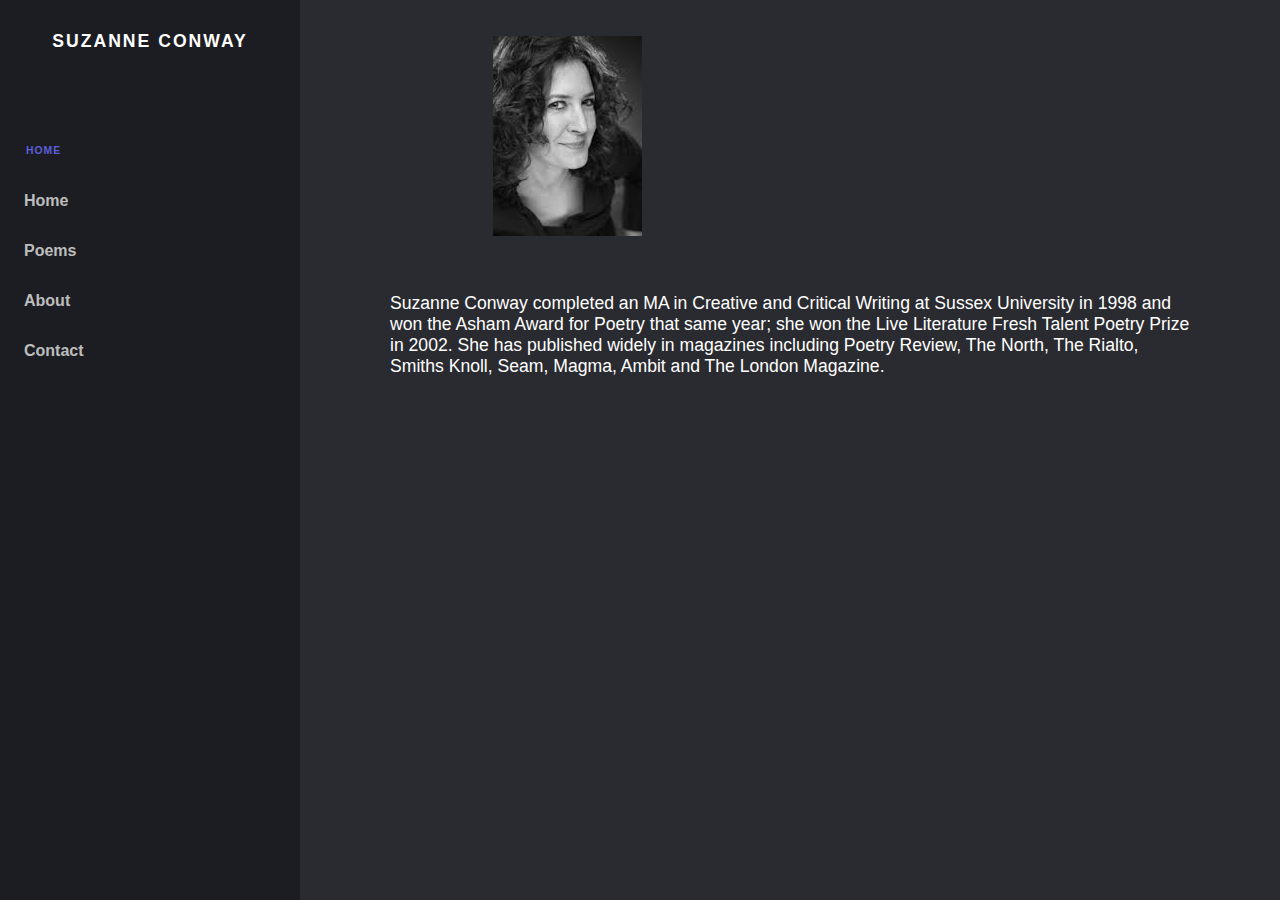
<file: index.html>
<!DOCTYPE html>
<html lang="en" class="no-js">

<head>
	<meta charset="UTF-8" />
	<meta http-equiv="X-UA-Compatible" content="IE=edge,chrome=1">
	<meta name="viewport" content="width=device-width, initial-scale=1.0">
	<title>Suzanne Conway</title>
	<meta name="description" content="Site by Martin Rowe for Suzanne Conway" />
	<meta name="keywords" content="blueprint, template, html, css, menu, responsive, mobile-friendly" />
	<meta name="Martin Rowe" content="December 2015" />
	<link rel="shortcut icon" href="favicon.ico">
	<!-- food icons -->
	<link rel="stylesheet" type="text/css" href="css/organicfoodicons.css" />
	<!-- demo styles -->
	<link rel="stylesheet" type="text/css" href="css/demo.css" />
	<!-- menu styles -->
	<link rel="stylesheet" type="text/css" href="css/component.css" />
	<script src="js/modernizr-custom.js"></script>
</head>

<body>
	<!-- Main container -->
	<div class="container">
		<!-- Blueprint header -->
		<header class="bp-header cf">
			<div class="dummy-logo">
			<!--	<div class="dummy-icon foodicon foodicon--coconut"></div> -->
				<h2 class="dummy-heading">Suzanne Conway</h2>
			<!--	<h2 class="dummy-heading"><img src="suzanne.jpg" alt="suzanne conway" /></h2> -->
			</div>
			<!--
			<div class="bp-header__main">
				<h1 class="bp-header__title">Suzanne Conway</h1>
				<nav class="bp-nav">
				</nav>
			</div> -->
		</header>
		<button class="action action--open" aria-label="Open Menu"><span class="icon icon--menu"></span></button>
		<nav id="ml-menu" class="menu">
			<button class="action action--close" aria-label="Close Menu"><span class="icon icon--cross"></span></button>
			<div class="menu__wrap">
				<ul data-menu="main" class="menu__level">
					<li class="menu__item"><a class="menu__link" href="index.html">Home</a></li>
					<li class="menu__item"><a class="menu__link" data-submenu="submenu-2" href="#">Poems</a></li>
					<li class="menu__item"><a class="menu__link" data-submenu="submenu-3" href="about.html">About</a></li>
					<li class="menu__item"><a class="menu__link" data-submenu="submenu-3" href="#">Contact</a></li>
				</ul>
				<!-- Submenu 2 -->
				<ul data-menu="submenu-2" class="menu__level">
					<li class="menu__item"><a class="menu__link" href="sherbet.html">Sherbet</a></li>
					<li class="menu__item"><a class="menu__link" href="grandfather.html">Grandfather</a></li>
					<li class="menu__item"><a class="menu__link" href="howThingsAre.html">How Things Are</a></li>
					<li class="menu__item"><a class="menu__link" href="mrCarter.html">Mr Carter</a></li>
					<li class="menu__item"><a class="menu__link" href="shesLeavingHome.html">She's Leaving Home</a></li>
				</ul>
			</div>
		</nav>
		<div class="content">
			<p class="info"></p>
			<!-- Ajax loaded content here -->
<figure>
						<img src="suzanne.jpg" alt="suzanne conway" />
					</figure>

			<p class = "info_extend_about">Suzanne Conway completed an MA in Creative and Critical Writing at Sussex University in 1998 and won the Asham Award for Poetry that same year; she won the Live Literature Fresh Talent Poetry Prize in 2002. She has published widely in magazines including Poetry Review, The North, The Rialto, Smiths Knoll, Seam, Magma, Ambit and The London Magazine. 
				</p>


		</div>
	</div>
	<!-- /view -->
	<script src="js/classie.js"></script>
	                         <!--<script src="js/dummydata.js"></script>-->
	<script src="js/main.js"></script>
	<script>
	(function() {
		var menuEl = document.getElementById('ml-menu'),
			mlmenu = new MLMenu(menuEl, {
				breadcrumbsCtrl : true, // show breadcrumbs
				initialBreadcrumb : 'Home', // initial breadcrumb text
				backCtrl : true, // show back button
				// itemsDelayInterval : 60, // delay between each menu item sliding animation
				//onItemClick: loadDummyData // callback: item that doesn´t have a submenu gets clicked - onItemClick([event], [inner HTML of the clicked item])
			});

		// mobile menu toggle
		var openMenuCtrl = document.querySelector('.action--open'),
			closeMenuCtrl = document.querySelector('.action--close');

		openMenuCtrl.addEventListener('click', openMenu);
		closeMenuCtrl.addEventListener('click', closeMenu);

		function openMenu() {
			classie.add(menuEl, 'menu--open');
		}

		function closeMenu() {
			classie.remove(menuEl, 'menu--open');
		}

		// simulate grid content loading
		var gridWrapper = document.querySelector('.content');

		function loadDummyData(ev, itemName) {
			ev.preventDefault();

			closeMenu();
			gridWrapper.innerHTML = '';
			classie.add(gridWrapper, 'content--loading');
			setTimeout(function() {
				classie.remove(gridWrapper, 'content--loading');
				gridWrapper.innerHTML = '<ul class="products">' + dummyData[itemName] + '<ul>';
			}, 700);
		}
	})();
	</script>
</body>

</html>
</file>
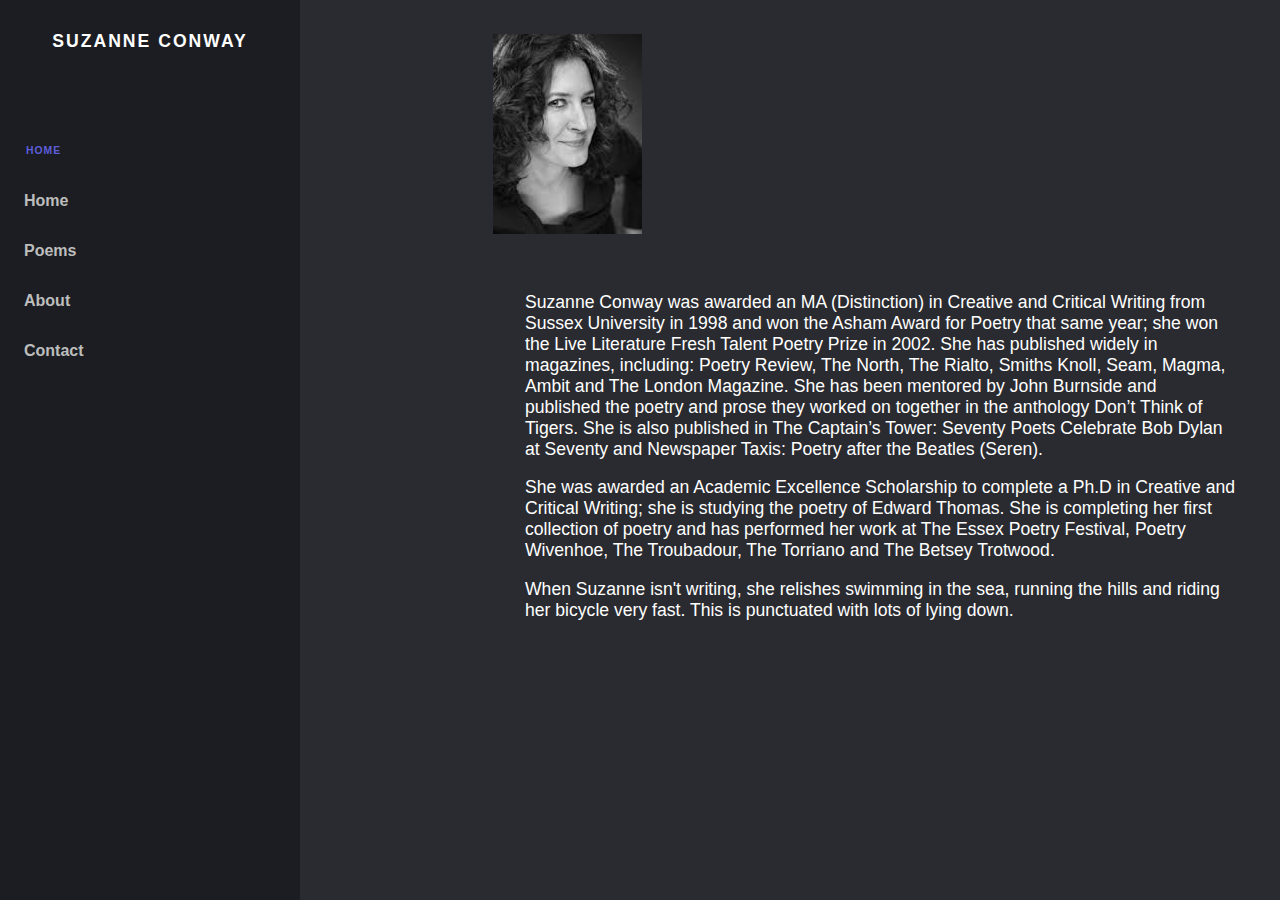
<file: about.html>
<!DOCTYPE html>
<html lang="en" class="no-js">

<head>
	<meta charset="UTF-8" />
	<meta http-equiv="X-UA-Compatible" content="IE=edge,chrome=1">
	<meta name="viewport" content="width=device-width, initial-scale=1.0">
	<title>Suzanne Conway - About</title>
	<meta name="description" content="Blueprint: A basic template for a responsive multi-level menu" />
	<meta name="keywords" content="blueprint, template, html, css, menu, responsive, mobile-friendly" />
	<meta name="author" content="martin rowe" />
	<link rel="shortcut icon" href="favicon.ico">
	<!-- food icons -->
	<link rel="stylesheet" type="text/css" href="css/organicfoodicons.css" />
	<!-- demo styles -->
	<link rel="stylesheet" type="text/css" href="css/demo.css" />
	<!-- menu styles -->
	<link rel="stylesheet" type="text/css" href="css/component.css" />
	<script src="js/modernizr-custom.js"></script>
</head>

<body>
	<!-- Main container -->
	<div class="container">
		<!-- Blueprint header -->
		<header class="bp-header cf">
			<div class="dummy-logo">
			<h2 class="dummy-heading">Suzanne Conway</p>
			</div>
		<!--	<div class="bp-header__main">
				<h1 class="bp-header__title">Suzanne Conway</h1>
			</div> -->
		</header>
		<button class="action action--open" aria-label="Open Menu"><span class="icon icon--menu"></span></button>
		<nav id="ml-menu" class="menu">
			<button class="action action--close" aria-label="Close Menu"><span class="icon icon--cross"></span></button>
			<div class="menu__wrap">
				<ul data-menu="main" class="menu__level">
					<li class="menu__item"><a class="menu__link" href="index.html">Home</a></li>
					<li class="menu__item"><a class="menu__link" data-submenu="submenu-2" href="#">Poems</a></li>
					<li class="menu__item"><a class="menu__link" data-submenu="submenu-3" href="about.html">About</a></li>
					<li class="menu__item"><a class="menu__link" data-submenu="submenu-3" href="#">Contact</a></li>
				</ul>
				<!-- Submenu 2 -->
				<ul data-menu="submenu-2" class="menu__level">
					<li class="menu__item"><a class="menu__link" href="sherbet.html">Sherbet</a></li>
					<li class="menu__item"><a class="menu__link" href="grandfather.html">Grandfather</a></li>
					<li class="menu__item"><a class="menu__link" href="howThingsAre.html">How Things Are</a></li>
					<li class="menu__item"><a class="menu__link" href="mrCarter.html">Mr Carter</a></li>
					<li class="menu__item"><a class="menu__link" href="shesLeavingHome.html">She's Leaving Home</a></li>
				</ul>
			</div>
		</nav>
		<div class="content">
			<!-- Ajax loaded content here -->
			<!--
<p class = "info_extend"></p>
<p class = "info_centre">Suzanne Conway</p>
<p class = "info_extend"></p> -->
<figure>
						<img src="suzanne.jpg" alt="suzanne conway" />
					</figure>


<p class = "info">Suzanne Conway was awarded an MA (Distinction) in Creative and Critical Writing from Sussex University in 1998 and won the Asham Award for Poetry that same year; she won the Live Literature Fresh Talent Poetry Prize in 2002. She has published widely in magazines, including: Poetry Review, The North, The Rialto, Smiths Knoll, Seam, Magma, Ambit and The London Magazine. She has been mentored by John Burnside and published the poetry and prose they worked on together in the anthology Don’t Think of Tigers. She is also published in The Captain’s Tower: Seventy Poets Celebrate Bob Dylan at Seventy and Newspaper Taxis: Poetry after the Beatles (Seren).</p> 
<!-- <p class = "info_extend_about"> -->    
<p class = "info"> 
She was awarded an Academic Excellence Scholarship to complete a Ph.D in Creative and Critical Writing; she is studying the poetry of Edward Thomas. She is completing her first collection of poetry and has performed her work at The Essex Poetry Festival, Poetry Wivenhoe, The Troubadour, The Torriano and The Betsey Trotwood. 
</p>
<p class = "info">
When Suzanne isn't writing, she relishes swimming in the sea, running the hills and riding her bicycle very fast. This is punctuated with lots of lying down.
</p>

</div>
	</div>
	<!-- /view -->
	<script src="js/classie.js"></script>
	                         <!--<script src="js/dummydata.js"></script>-->
	<script src="js/main.js"></script>
	<script>
	(function() {
		var menuEl = document.getElementById('ml-menu'),
			mlmenu = new MLMenu(menuEl, {
				breadcrumbsCtrl : true, // show breadcrumbs
				initialBreadcrumb : 'Home', // initial breadcrumb text
				backCtrl : true, // show back button
				// itemsDelayInterval : 60, // delay between each menu item sliding animation
				//onItemClick: loadDummyData // callback: item that doesn´t have a submenu gets clicked - onItemClick([event], [inner HTML of the clicked item])
			});

		// mobile menu toggle
		var openMenuCtrl = document.querySelector('.action--open'),
			closeMenuCtrl = document.querySelector('.action--close');

		openMenuCtrl.addEventListener('click', openMenu);
		closeMenuCtrl.addEventListener('click', closeMenu);

		function openMenu() {
			classie.add(menuEl, 'menu--open');
		}

		function closeMenu() {
			classie.remove(menuEl, 'menu--open');
		}

		// simulate grid content loading
		var gridWrapper = document.querySelector('.content');

		function loadDummyData(ev, itemName) {
			ev.preventDefault();

			closeMenu();
			gridWrapper.innerHTML = '';
			classie.add(gridWrapper, 'content--loading');
			setTimeout(function() {
				classie.remove(gridWrapper, 'content--loading');
				gridWrapper.innerHTML = '<ul class="products">' + dummyData[itemName] + '<ul>';
			}, 700);
		}
	})();
	</script>
</body>

</html>
</file>
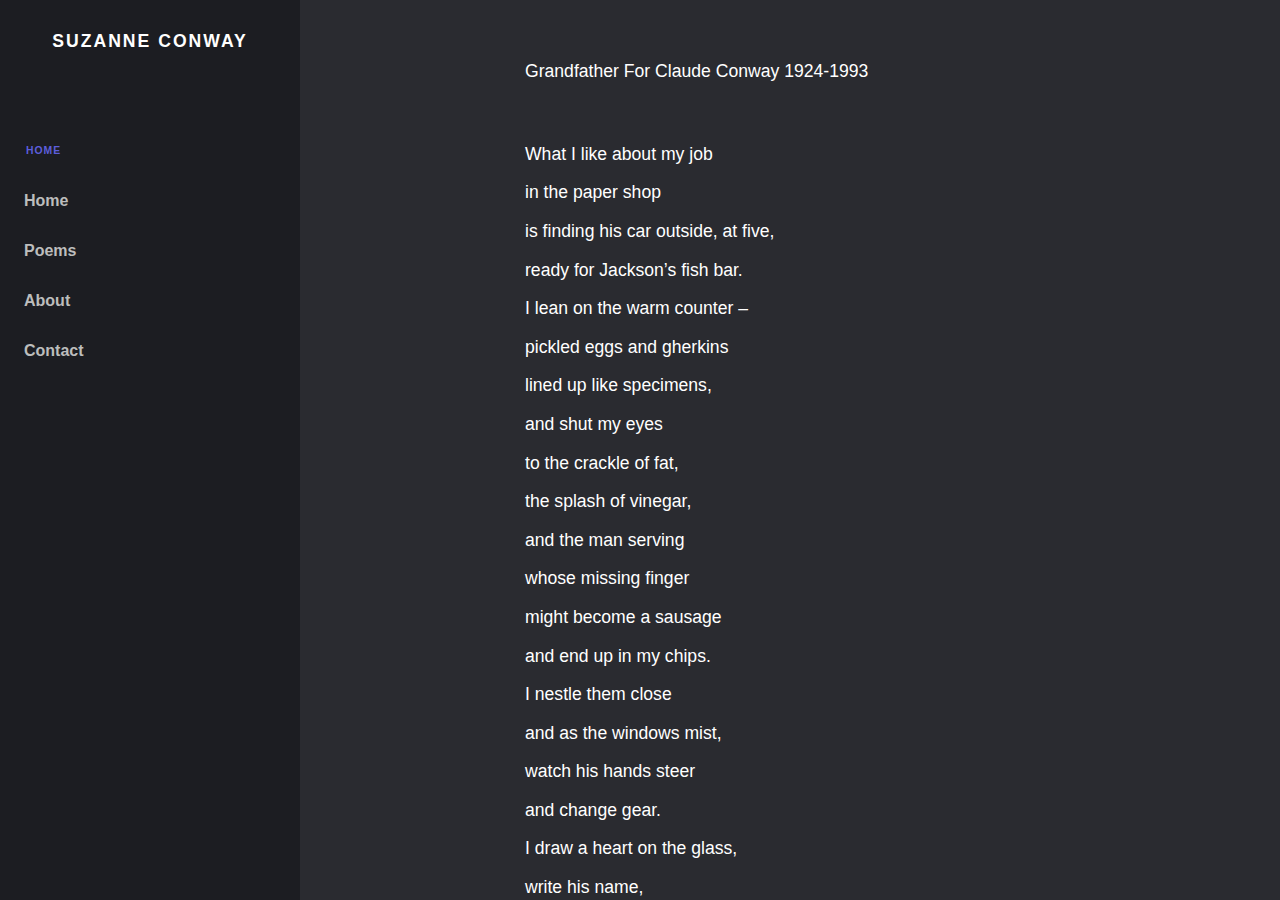
<file: grandfather.html>
<!DOCTYPE html>
<html lang="en" class="no-js">

<head>
	<meta charset="UTF-8" />
	<meta http-equiv="X-UA-Compatible" content="IE=edge,chrome=1">
	<meta name="viewport" content="width=device-width, initial-scale=1.0">
	<title>Suzanne Conway - Grandfather</title>
	<meta name="description" content="Blueprint: A basic template for a responsive multi-level menu" />
	<meta name="keywords" content="blueprint, template, html, css, menu, responsive, mobile-friendly" />
	<meta name="author" content="martin rowe" />
	<link rel="shortcut icon" href="favicon.ico">
	<!-- food icons -->
	<link rel="stylesheet" type="text/css" href="css/organicfoodicons.css" />
	<!-- demo styles -->
	<link rel="stylesheet" type="text/css" href="css/demo.css" />
	<!-- menu styles -->
	<link rel="stylesheet" type="text/css" href="css/component.css" />
	<script src="js/modernizr-custom.js"></script>
</head>

<body>
	<!-- Main container -->
	<div class="container">
		<!-- Blueprint header -->
		<header class="bp-header cf">
			<div class="dummy-logo">
			<!--	<div class="dummy-icon foodicon foodicon--coconut"></div> -->
			<h2 class="dummy-heading">Suzanne Conway</p>
			</div>
			
		</header>
		<button class="action action--open" aria-label="Open Menu"><span class="icon icon--menu"></span></button>
		<nav id="ml-menu" class="menu">
			<button class="action action--close" aria-label="Close Menu"><span class="icon icon--cross"></span></button>
			<div class="menu__wrap">
				<ul data-menu="main" class="menu__level">
					<li class="menu__item"><a class="menu__link" href="index.html">Home</a></li>
					<li class="menu__item"><a class="menu__link" data-submenu="submenu-2" href="#">Poems</a></li>
					<li class="menu__item"><a class="menu__link" data-submenu="submenu-3" href="about.html">About</a></li>
					<li class="menu__item"><a class="menu__link" data-submenu="submenu-3" href="#">Contact</a></li>
				</ul>
				<!-- Submenu 2 -->
				<ul data-menu="submenu-2" class="menu__level">
					<li class="menu__item"><a class="menu__link" href="sherbet.html">Sherbet</a></li>
					<li class="menu__item"><a class="menu__link" href="grandfather.html">Grandfather</a></li>
					<li class="menu__item"><a class="menu__link" href="howThingsAre.html">How Things Are</a></li>
					<li class="menu__item"><a class="menu__link" href="mrCarter.html">Mr Carter</a></li>
					<li class="menu__item"><a class="menu__link" href="shesLeavingHome.html">She's Leaving Home</a></li>
				</ul>
			</div>
		</nav>
		<div class="content">
			<!-- Ajax loaded content here -->

<p class = "info_extend"></p>			
<p class = "info">Grandfather For Claude Conway 1924-1993</p>
<p class = "info_extend"></p>
<p class = "info">What I like about my job</p>
<p class = "info">in the paper shop</p> 
<p class = "info">is finding his car outside, at five,</p>
<p class = "info">ready for Jackson’s fish bar.</p>
<p class = "info">I lean on the warm counter –</p>
<p class = "info">pickled eggs and gherkins</p> 
<p class = "info">lined up like specimens,</p>
<p class = "info">and shut my eyes</p>
<p class = "info">to the crackle of fat,</p>
<p class = "info">the splash of vinegar,</p>
<p class = "info">and the man serving</p>
<p class = "info">whose missing finger</p>
<p class = "info">might become a sausage</p>
<p class = "info">and end up in my chips.</p>
<p class = "info">I nestle them close</p>
<p class = "info">and as the windows mist,</p>
<p class = "info">watch his hands steer</p>
<p class = "info">and change gear.</p>
<p class = "info">I draw a heart on the glass,</p>
<p class = "info">write his name,</p>

<p class = "info_extend"></p>
<p class = "info__small__mine">Suzanne Conway</p>
<p class = "info__small__mine">Published in Ambit, April 2011, ISBN 0002-6972</p> 

</div>
	</div>
	
<!-- /view -->
	<script src="js/classie.js"></script>
	                         <!--<script src="js/dummydata.js"></script>-->
	<script src="js/main.js"></script>
	<script>
	(function() {
		var menuEl = document.getElementById('ml-menu'),
			mlmenu = new MLMenu(menuEl, {
				breadcrumbsCtrl : true, // show breadcrumbs
				initialBreadcrumb : 'Home', // initial breadcrumb text
				backCtrl : true, // show back button
				// itemsDelayInterval : 60, // delay between each menu item sliding animation
				//onItemClick: loadDummyData // callback: item that doesn´t have a submenu gets clicked - onItemClick([event], [inner HTML of the clicked item])
			});

		// mobile menu toggle
		var openMenuCtrl = document.querySelector('.action--open'),
			closeMenuCtrl = document.querySelector('.action--close');

		openMenuCtrl.addEventListener('click', openMenu);
		closeMenuCtrl.addEventListener('click', closeMenu);

		function openMenu() {
			classie.add(menuEl, 'menu--open');
		}

		function closeMenu() {
			classie.remove(menuEl, 'menu--open');
		}

		// simulate grid content loading
		var gridWrapper = document.querySelector('.content');

		function loadDummyData(ev, itemName) {
			ev.preventDefault();

			closeMenu();
			gridWrapper.innerHTML = '';
			classie.add(gridWrapper, 'content--loading');
			setTimeout(function() {
				classie.remove(gridWrapper, 'content--loading');
				gridWrapper.innerHTML = '<ul class="products">' + dummyData[itemName] + '<ul>';
			}, 700);
		}
	})();
	</script>
</body>

</html>
</file>
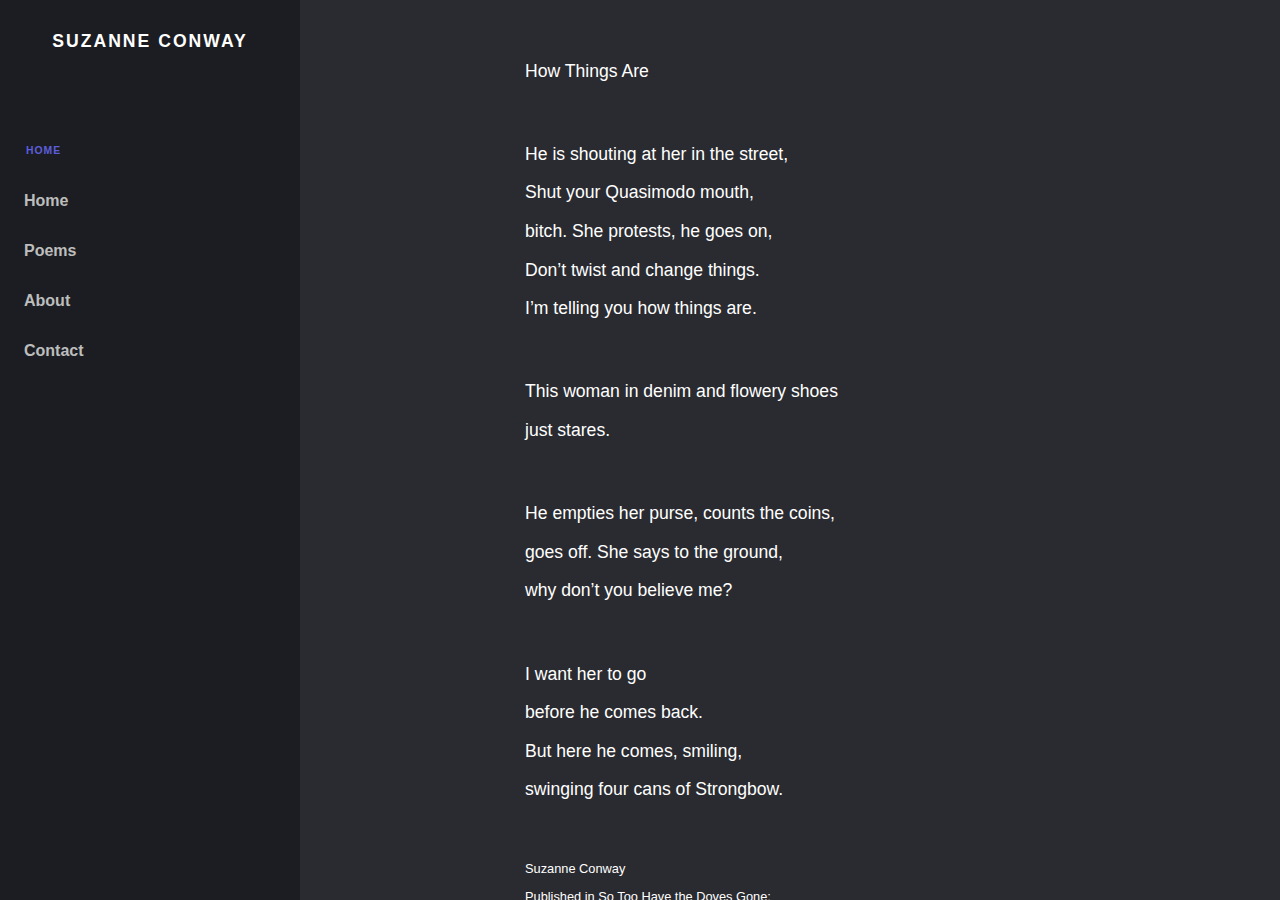
<file: howThingsAre.html>
<!DOCTYPE html>
<html lang="en" class="no-js">

<head>
	<meta charset="UTF-8" />
	<meta http-equiv="X-UA-Compatible" content="IE=edge,chrome=1">
	<meta name="viewport" content="width=device-width, initial-scale=1.0">
	<title>Suzanne Conway - How Things Are</title>
	<meta name="description" content="Blueprint: A basic template for a responsive multi-level menu" />
	<meta name="keywords" content="blueprint, template, html, css, menu, responsive, mobile-friendly" />
	<meta name="author" content="martin rowe" />
	<link rel="shortcut icon" href="favicon.ico">
	<!-- food icons -->
	<link rel="stylesheet" type="text/css" href="css/organicfoodicons.css" />
	<!-- demo styles -->
	<link rel="stylesheet" type="text/css" href="css/demo.css" />
	<!-- menu styles -->
	<link rel="stylesheet" type="text/css" href="css/component.css" />
	<script src="js/modernizr-custom.js"></script>
</head>

<body>
	<!-- Main container -->
	<div class="container">
		<!-- Blueprint header -->
		<header class="bp-header cf">
			<div class="dummy-logo">
			<!--	<div class="dummy-icon foodicon foodicon--coconut"></div> -->
		<h2 class="dummy-heading">Suzanne Conway</p>
			</div>
			
		</header>
		<button class="action action--open" aria-label="Open Menu"><span class="icon icon--menu"></span></button>
		<nav id="ml-menu" class="menu">
			<button class="action action--close" aria-label="Close Menu"><span class="icon icon--cross"></span></button>
			<div class="menu__wrap">
				<ul data-menu="main" class="menu__level">
					<li class="menu__item"><a class="menu__link" href="index.html">Home</a></li>
					<li class="menu__item"><a class="menu__link" data-submenu="submenu-2" href="#">Poems</a></li>
					<li class="menu__item"><a class="menu__link" data-submenu="submenu-3" href="about.html">About</a></li>
					<li class="menu__item"><a class="menu__link" data-submenu="submenu-3" href="#">Contact</a></li>
				</ul>
				<!-- Submenu 2 -->
				<ul data-menu="submenu-2" class="menu__level">
					<li class="menu__item"><a class="menu__link" href="sherbet.html">Sherbet</a></li>
					<li class="menu__item"><a class="menu__link" href="grandfather.html">Grandfather</a></li>
					<li class="menu__item"><a class="menu__link" href="howThingsAre.html">How Things Are</a></li>
					<li class="menu__item"><a class="menu__link" href="mrCarter.html">Mr Carter</a></li>
					<li class="menu__item"><a class="menu__link" href="shesLeavingHome.html">She's Leaving Home</a></li>
				</ul>
			</div>
		</nav>
		<div class="content">
			<!-- Ajax loaded content here -->

<p class = "info_extend"></p>
<p class = "info">How Things Are</p>
<p class = "info_extend"></p>
<p class = "info">He is shouting at her in the street,</p>
<p class = "info">Shut your Quasimodo mouth,</p>
<p class = "info">bitch. She protests, he goes on,</p>
<p class = "info">Don’t twist and change things.</p>
<p class = "info">I’m telling you how things are.</p>
<p class = "info_extend"></p>
<p class = "info">This woman in denim and flowery shoes</p>
<p class = "info">just stares.</p> 
<p class = "info_extend"></p>
<p class = "info">He empties her purse, counts the coins,</p>
<p class = "info">goes off. She says to the ground,</p>
<p class = "info">why don’t you believe me?</p>
<p class = "info_extend"></p>
<p class = "info">I want her to go</p>
<p class = "info">before he comes back.</p>
<p class = "info">But here he comes, smiling,</p>
<p class = "info">swinging four cans of Strongbow.</p>


<p class = "info_extend"></p>
<p class = "info__small__mine">Suzanne Conway</p>
<p class = "info__small__mine">Published in So Too Have the Doves Gone:</p> 
<p class = "info__small__mine">Reflections on the Theme of Conflict, Jardine Press,</p> 
<p class = "info__small__mine">March 2014, ISBN: 978-0-9565495-8-7</p>		

</div>
	</div>
	<!-- /view -->
	<script src="js/classie.js"></script>
	                         <!--<script src="js/dummydata.js"></script>-->
	<script src="js/main.js"></script>
	<script>
	(function() {
		var menuEl = document.getElementById('ml-menu'),
			mlmenu = new MLMenu(menuEl, {
				breadcrumbsCtrl : true, // show breadcrumbs
				initialBreadcrumb : 'Home', // initial breadcrumb text
				backCtrl : true, // show back button
				// itemsDelayInterval : 60, // delay between each menu item sliding animation
				//onItemClick: loadDummyData // callback: item that doesn´t have a submenu gets clicked - onItemClick([event], [inner HTML of the clicked item])
			});

		// mobile menu toggle
		var openMenuCtrl = document.querySelector('.action--open'),
			closeMenuCtrl = document.querySelector('.action--close');

		openMenuCtrl.addEventListener('click', openMenu);
		closeMenuCtrl.addEventListener('click', closeMenu);

		function openMenu() {
			classie.add(menuEl, 'menu--open');
		}

		function closeMenu() {
			classie.remove(menuEl, 'menu--open');
		}

		// simulate grid content loading
		var gridWrapper = document.querySelector('.content');

		function loadDummyData(ev, itemName) {
			ev.preventDefault();

			closeMenu();
			gridWrapper.innerHTML = '';
			classie.add(gridWrapper, 'content--loading');
			setTimeout(function() {
				classie.remove(gridWrapper, 'content--loading');
				gridWrapper.innerHTML = '<ul class="products">' + dummyData[itemName] + '<ul>';
			}, 700);
		}
	})();
	</script>
</body>

</html>
</file>
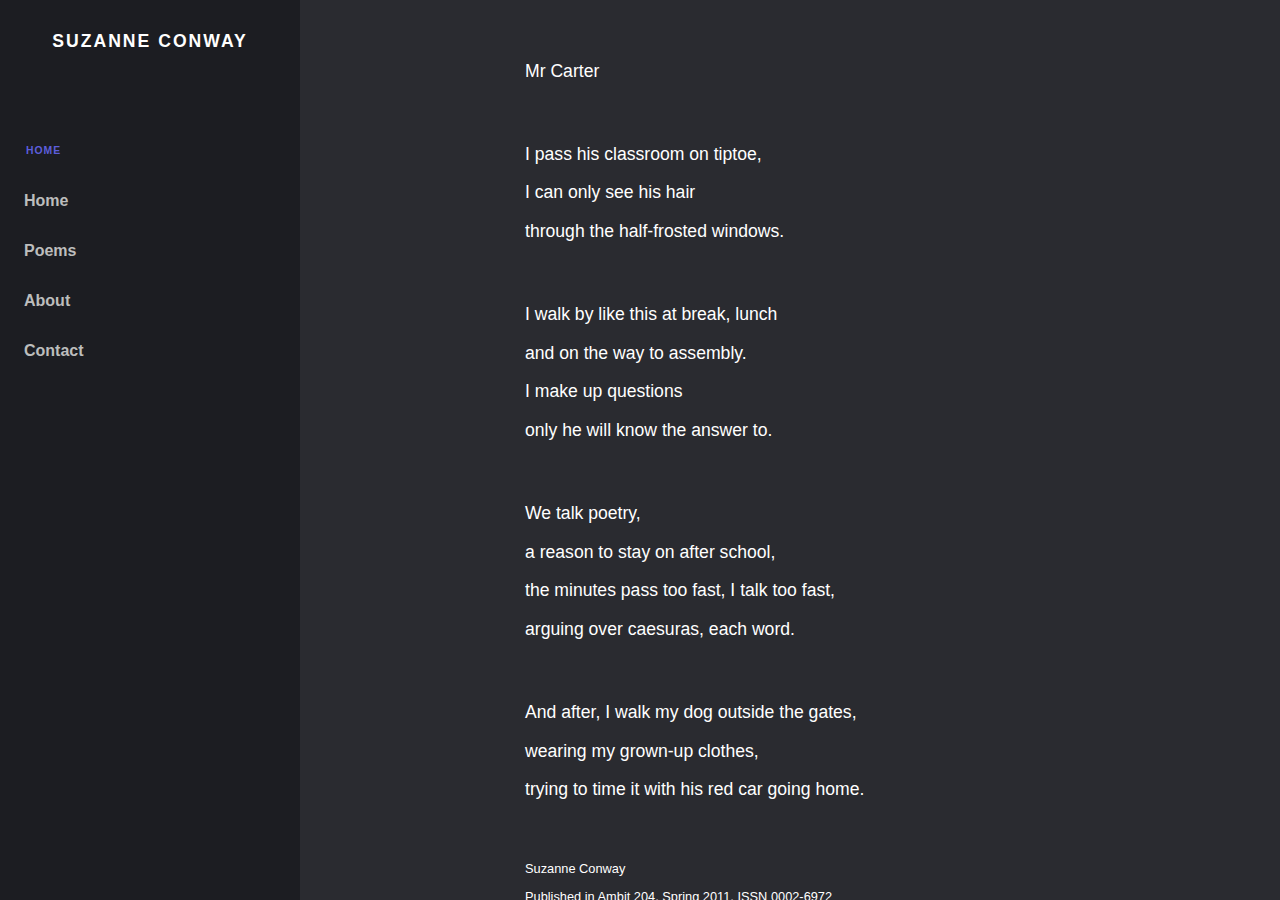
<file: mrCarter.html>
<!DOCTYPE html>
<html lang="en" class="no-js">

<head>
	<meta charset="UTF-8" />
	<meta http-equiv="X-UA-Compatible" content="IE=edge,chrome=1">
	<meta name="viewport" content="width=device-width, initial-scale=1.0">
	<title>Suzanne Conway - Mr Carter</title>
	<meta name="description" content="Blueprint: A basic template for a responsive multi-level menu" />
	<meta name="keywords" content="blueprint, template, html, css, menu, responsive, mobile-friendly" />
	<meta name="author" content="martin rowe" />
	<link rel="shortcut icon" href="favicon.ico">
	<!-- food icons -->
	<link rel="stylesheet" type="text/css" href="css/organicfoodicons.css" />
	<!-- demo styles -->
	<link rel="stylesheet" type="text/css" href="css/demo.css" />
	<!-- menu styles -->
	<link rel="stylesheet" type="text/css" href="css/component.css" />
	<script src="js/modernizr-custom.js"></script>
</head>

<body>
	<!-- Main container -->
	<div class="container">
		<!-- Blueprint header -->
		<header class="bp-header cf">
			<div class="dummy-logo">
	<!--	<div class="dummy-icon foodicon foodicon--coconut"></div> -->
			<h2 class="dummy-heading">Suzanne Conway</p>
			</div>

		</header>
		<button class="action action--open" aria-label="Open Menu"><span class="icon icon--menu"></span></button>
		<nav id="ml-menu" class="menu">
			<button class="action action--close" aria-label="Close Menu"><span class="icon icon--cross"></span></button>
			<div class="menu__wrap">
				<ul data-menu="main" class="menu__level">
					<li class="menu__item"><a class="menu__link" href="index.html">Home</a></li>
					<li class="menu__item"><a class="menu__link" data-submenu="submenu-2" href="#">Poems</a></li>
					<li class="menu__item"><a class="menu__link" data-submenu="submenu-3" href="about.html">About</a></li>
					<li class="menu__item"><a class="menu__link" data-submenu="submenu-3" href="#">Contact</a></li>
				</ul>
				<!-- Submenu 2 -->
				<ul data-menu="submenu-2" class="menu__level">
					<li class="menu__item"><a class="menu__link" href="sherbet.html">Sherbet</a></li>
					<li class="menu__item"><a class="menu__link" href="grandfather.html">Grandfather</a></li>
					<li class="menu__item"><a class="menu__link" href="howThingsAre.html">How Things Are</a></li>
					<li class="menu__item"><a class="menu__link" href="mrCarter.html">Mr Carter</a></li>
					<li class="menu__item"><a class="menu__link" href="shesLeavingHome.html">She's Leaving Home</a></li>
				</ul>
			</div>
		</nav>
		<div class="content">
			<!-- Ajax loaded content here -->
<p class = "info_extend"></p>
<p class = "info">Mr Carter</p>
<p class = "info_extend"></p>
<p class = "info">I pass his classroom on tiptoe,</p>
<p class = "info">I can only see his hair</p>
<p class = "info">through the half-frosted windows.</p>
<p class = "info_extend"></p>
<p class = "info">I walk by like this at break, lunch</p>
<p class = "info">and on the way to assembly.</p>
<p class = "info">I make up questions</p> 
<p class = "info">only he will know the answer to.</p>
<p class = "info_extend"></p>
<p class = "info">We talk poetry,</p>
<p class = "info">a reason to stay on after school,</p>
<p class = "info">the minutes pass too fast, I talk too fast,</p>
<p class = "info">arguing over caesuras, each word.</p>
<p class = "info_extend"></p>
<p class = "info">And after, I walk my dog outside the gates,</p>
<p class = "info">wearing my grown-up clothes,</p>
<p class = "info">trying to time it with his red car going home.</p>

<p class = "info_extend"></p>
<p class = "info__small__mine">Suzanne Conway</p>
<p class = "info__small__mine">Published in Ambit 204, Spring 2011, ISSN 0002-6972</p> 

</div>
	</div>
	<!-- /view -->
	<script src="js/classie.js"></script>
	                         <!--<script src="js/dummydata.js"></script>-->
	<script src="js/main.js"></script>
	<script>
	(function() {
		var menuEl = document.getElementById('ml-menu'),
			mlmenu = new MLMenu(menuEl, {
				breadcrumbsCtrl : true, // show breadcrumbs
				initialBreadcrumb : 'Home', // initial breadcrumb text
				backCtrl : true, // show back button
				// itemsDelayInterval : 60, // delay between each menu item sliding animation
				//onItemClick: loadDummyData // callback: item that doesn´t have a submenu gets clicked - onItemClick([event], [inner HTML of the clicked item])
			});

		// mobile menu toggle
		var openMenuCtrl = document.querySelector('.action--open'),
			closeMenuCtrl = document.querySelector('.action--close');

		openMenuCtrl.addEventListener('click', openMenu);
		closeMenuCtrl.addEventListener('click', closeMenu);

		function openMenu() {
			classie.add(menuEl, 'menu--open');
		}

		function closeMenu() {
			classie.remove(menuEl, 'menu--open');
		}

		// simulate grid content loading
		var gridWrapper = document.querySelector('.content');

		function loadDummyData(ev, itemName) {
			ev.preventDefault();

			closeMenu();
			gridWrapper.innerHTML = '';
			classie.add(gridWrapper, 'content--loading');
			setTimeout(function() {
				classie.remove(gridWrapper, 'content--loading');
				gridWrapper.innerHTML = '<ul class="products">' + dummyData[itemName] + '<ul>';
			}, 700);
		}
	})();
	</script>
</body>

</html>
</file>
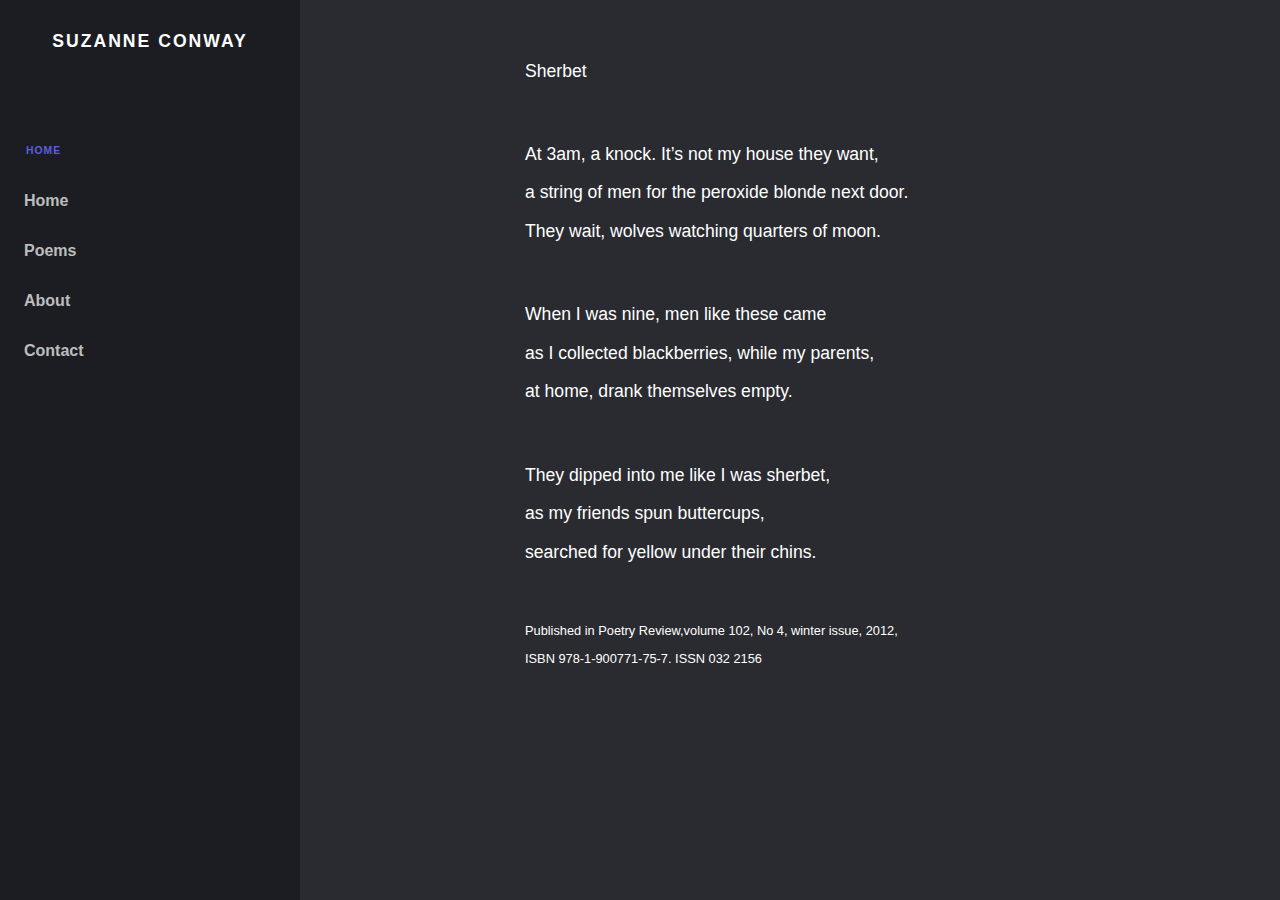
<file: sherbet.html>
<!DOCTYPE html>
<html lang="en" class="no-js">

<head>
	<meta charset="UTF-8" />
	<meta http-equiv="X-UA-Compatible" content="IE=edge,chrome=1">
	<meta name="viewport" content="width=device-width, initial-scale=1.0">
	<title>Suzanne Conway - Sherbet</title>
	<meta name="description" content="Blueprint: A basic template for a responsive multi-level menu" />
	<meta name="keywords" content="blueprint, template, html, css, menu, responsive, mobile-friendly" />
	<meta name="author" content="martin rowe" />
	<link rel="shortcut icon" href="favicon.ico">
	<!-- food icons -->
	<link rel="stylesheet" type="text/css" href="css/organicfoodicons.css" />
	<!-- demo styles -->
	<link rel="stylesheet" type="text/css" href="css/demo.css" />
	<!-- menu styles -->
	<link rel="stylesheet" type="text/css" href="css/component.css" />
	<script src="js/modernizr-custom.js"></script>
</head>

<body>
	<!-- Main container -->
	<div class="container">
		<!-- Blueprint header -->
		<header class="bp-header cf">
			<div class="dummy-logo">
			<!--	<div class="dummy-heading">Suzanne Conway</div> --> 
			<!-- <img class-"dummy-logo" src= "suzanne.jpg" alt="suzanne conway"> -->
				<h2 class="dummy-heading">Suzanne Conway</p>
			</div>
		
		
		</header>
		<button class="action action--open" aria-label="Open Menu"><span class="icon icon--menu"></span></button>
		<nav id="ml-menu" class="menu">
			<button class="action action--close" aria-label="Close Menu"><span class="icon icon--cross"></span></button>
			<div class="menu__wrap">
				<ul data-menu="main" class="menu__level">
					<li class="menu__item"><a class="menu__link" href="index.html">Home</a></li>
					<li class="menu__item"><a class="menu__link" data-submenu="submenu-2" href="#">Poems</a></li>
					<li class="menu__item"><a class="menu__link" data-submenu="submenu-3" href="about.html">About</a></li>
					<li class="menu__item"><a class="menu__link" data-submenu="submenu-3" href="#">Contact</a></li>
				</ul>
				<!-- Submenu 2 -->
				<ul data-menu="submenu-2" class="menu__level">
					<li class="menu__item"><a class="menu__link" href="sherbet.html">Sherbet</a></li>
					<li class="menu__item"><a class="menu__link" href="grandfather.html">Grandfather</a></li>
					<li class="menu__item"><a class="menu__link" href="howThingsAre.html">How Things Are</a></li>
					<li class="menu__item"><a class="menu__link" href="mrCarter.html">Mr Carter</a></li>
					<li class="menu__item"><a class="menu__link" href="shesLeavingHome.html">She's Leaving Home</a></li>
				</ul>
			</div>
<!--
<div class="menu__wrap__mine">
			<header class="bp-header-mine">
				
			<div class="bp-header__main__mine">
				<h1 class="bp-header__title">Sherbet</h1>
				<h1 class="bp-header__title">Suzanne Conway</h1>
				<h1 class="bp-header__title">Published in Poetry Review,</h1> 
<h1 class="bp-header__title">volume 102, No 4, winter issue, 2012,</h1> 
<h1 class="bp-header__title">ISBN 978-1-900771-75-7. ISSN 032 2156</h1>	
			</div>
		</header>
</div>
-->
		</nav>
	

		<div class="content">
			<!-- Ajax loaded content here -->

<p class = "info_extend"></p>
<p class = "info">Sherbet</p>
<p class = "info_extend"></p>
<p class = "info">At 3am, a knock. It’s not my house they want,</p>
<p class = "info">a string of men for the peroxide blonde next door.</p>
<p class = "info">They wait, wolves watching quarters of moon.</p>
<p class = "info_extend"></p>
<p class = "info">When I was nine, men like these came</p>
<p class = "info">as I collected blackberries, while my parents,</p>
<p class = "info">at home, drank themselves empty.</p>
<p class = "info_extend"></p>
<p class = "info">They dipped into me like I was sherbet,</p> 
<p class = "info">as my friends spun buttercups,</p>
<p class = "info">searched for yellow under their chins.</p>
<p class = "info_extend"></p>
<p class="info__small__mine">Published in Poetry Review,volume 102, No 4, winter issue, 2012,</p> 
<p class="info__small__mine">ISBN 978-1-900771-75-7. ISSN 032 2156</p>	
		
</div>


	</div>
	<!-- /view -->
	<script src="js/classie.js"></script>
	                         <!--<script src="js/dummydata.js"></script>-->
	<script src="js/main.js"></script>
	<script>
	(function() {
		var menuEl = document.getElementById('ml-menu'),
			mlmenu = new MLMenu(menuEl, {
				breadcrumbsCtrl : true, // show breadcrumbs
				initialBreadcrumb : 'Home', // initial breadcrumb text
				backCtrl : true, // show back button
				// itemsDelayInterval : 60, // delay between each menu item sliding animation
				//onItemClick: loadDummyData // callback: item that doesn´t have a submenu gets clicked - onItemClick([event], [inner HTML of the clicked item])
			});

		// mobile menu toggle
		var openMenuCtrl = document.querySelector('.action--open'),
			closeMenuCtrl = document.querySelector('.action--close');

		openMenuCtrl.addEventListener('click', openMenu);
		closeMenuCtrl.addEventListener('click', closeMenu);

		function openMenu() {
			classie.add(menuEl, 'menu--open');
		}

		function closeMenu() {
			classie.remove(menuEl, 'menu--open');
		}

		// simulate grid content loading
		var gridWrapper = document.querySelector('.content');

		function loadDummyData(ev, itemName) {
			ev.preventDefault();

			closeMenu();
			gridWrapper.innerHTML = '';
			classie.add(gridWrapper, 'content--loading');
			setTimeout(function() {
				classie.remove(gridWrapper, 'content--loading');
				gridWrapper.innerHTML = '<ul class="products">' + dummyData[itemName] + '<ul>';
			}, 700);
		}
	})();
	</script>
</body>

</html>
</file>
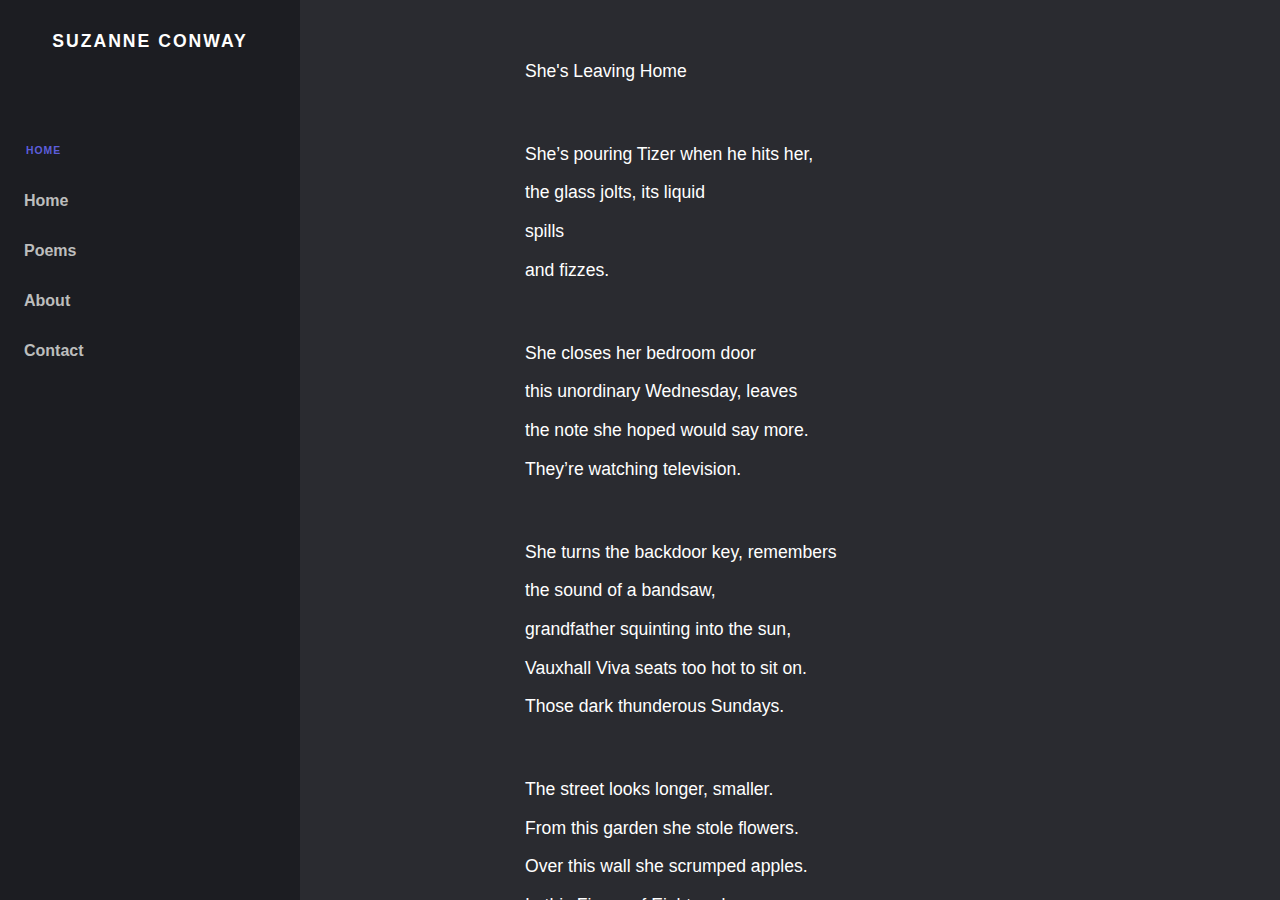
<file: shesLeavingHome.html>
<!DOCTYPE html>
<html lang="en" class="no-js">

<head>
	<meta charset="UTF-8" />
	<meta http-equiv="X-UA-Compatible" content="IE=edge,chrome=1">
	<meta name="viewport" content="width=device-width, initial-scale=1.0">
	<title>Suzanne Conway - She’s Leaving Home</title>
	<meta name="description" content="Blueprint: A basic template for a responsive multi-level menu" />
	<meta name="keywords" content="blueprint, template, html, css, menu, responsive, mobile-friendly" />
	<meta name="author" content="martin rowe" />
	<link rel="shortcut icon" href="favicon.ico">
	<!-- food icons -->
	<link rel="stylesheet" type="text/css" href="css/organicfoodicons.css" />
	<!-- demo styles -->
	<link rel="stylesheet" type="text/css" href="css/demo.css" />
	<!-- menu styles -->
	<link rel="stylesheet" type="text/css" href="css/component.css" />
	<script src="js/modernizr-custom.js"></script>
</head>

<body>
	<!-- Main container -->
	<div class="container">
		<!-- Blueprint header -->
		<header class="bp-header cf">
			<div class="dummy-logo">
			<!--	<div class="dummy-icon foodicon foodicon--coconut"></div> -->
				<h2 class="dummy-heading">Suzanne Conway</p>
			</div>
			
		</header>
		<button class="action action--open" aria-label="Open Menu"><span class="icon icon--menu"></span></button>
		<nav id="ml-menu" class="menu">
			<button class="action action--close" aria-label="Close Menu"><span class="icon icon--cross"></span></button>
			<div class="menu__wrap">
				<ul data-menu="main" class="menu__level">
					<li class="menu__item"><a class="menu__link" href="index.html">Home</a></li>
					<li class="menu__item"><a class="menu__link" data-submenu="submenu-2" href="#">Poems</a></li>
					<li class="menu__item"><a class="menu__link" data-submenu="submenu-3" href="about.html">About</a></li>
					<li class="menu__item"><a class="menu__link" data-submenu="submenu-3" href="#">Contact</a></li>
				</ul>
				<!-- Submenu 2 -->
				<ul data-menu="submenu-2" class="menu__level">
					<li class="menu__item"><a class="menu__link" href="sherbet.html">Sherbet</a></li>
					<li class="menu__item"><a class="menu__link" href="grandfather.html">Grandfather</a></li>
					<li class="menu__item"><a class="menu__link" href="howThingsAre.html">How Things Are</a></li>
					<li class="menu__item"><a class="menu__link" href="mrCarter.html">Mr Carter</a></li>
					<li class="menu__item"><a class="menu__link" href="shesLeavingHome.html">She's Leaving Home</a></li>
				</ul>
			</div>
		</nav>
		<div class="content">
			<!-- Ajax loaded content here -->
<p class = "info_extend"></p>
<p class = "info">She's Leaving Home</p>
<p class = "info_extend"></p>

<p class = "info">She’s pouring Tizer when he hits her,</p>
<p class = "info">the glass jolts, its liquid</p>
<p class = "info">spills</p>
<p class = "info">and fizzes.</p>
<p class = "info_extend"></p>
<p class = "info">She closes her bedroom door</p>
<p class = "info">this unordinary Wednesday, leaves</p> 
<p class = "info">the note she hoped would say more.</p> 
<p class = "info">They’re watching television.</p>
<p class = "info_extend"></p>
<p class = "info">She turns the backdoor key, remembers</p>
<p class = "info">the sound of a bandsaw,</p>
<p class = "info">grandfather squinting into the sun,</p>
<p class = "info">Vauxhall Viva seats too hot to sit on.</p>
<p class = "info">Those dark thunderous Sundays.</p>
<p class = "info_extend"></p>
<p class = "info">The street looks longer, smaller.</p>
<p class = "info">From this garden she stole flowers.</p>
<p class = "info">Over this wall she scrumped apples.</p>
<p class = "info">In this Figure of Eight park</p>
<p class = "info">she caught eels in jars.</p>

<p class = "info_extend"></p>
<p class = "info__small__mine">Suzanne Conway</p>
<p class = "info__small__mine">Published in Newspaper Taxis:</p> 
<p class = "info__small__mine">Poetry after the Beatles, anthology,</p> 
<p class = "info__small__mine">Seren, 2012, ISBN: 978-1-78172-027-1</p>		


</div>
	</div>
	<!-- /view -->
	<script src="js/classie.js"></script>
	                         <!--<script src="js/dummydata.js"></script>-->
	<script src="js/main.js"></script>
	<script>
	(function() {
		var menuEl = document.getElementById('ml-menu'),
			mlmenu = new MLMenu(menuEl, {
				breadcrumbsCtrl : true, // show breadcrumbs
				initialBreadcrumb : 'Home', // initial breadcrumb text
				backCtrl : true, // show back button
				// itemsDelayInterval : 60, // delay between each menu item sliding animation
				//onItemClick: loadDummyData // callback: item that doesn´t have a submenu gets clicked - onItemClick([event], [inner HTML of the clicked item])
			});

		// mobile menu toggle
		var openMenuCtrl = document.querySelector('.action--open'),
			closeMenuCtrl = document.querySelector('.action--close');

		openMenuCtrl.addEventListener('click', openMenu);
		closeMenuCtrl.addEventListener('click', closeMenu);

		function openMenu() {
			classie.add(menuEl, 'menu--open');
		}

		function closeMenu() {
			classie.remove(menuEl, 'menu--open');
		}

		// simulate grid content loading
		var gridWrapper = document.querySelector('.content');

		function loadDummyData(ev, itemName) {
			ev.preventDefault();

			closeMenu();
			gridWrapper.innerHTML = '';
			classie.add(gridWrapper, 'content--loading');
			setTimeout(function() {
				classie.remove(gridWrapper, 'content--loading');
				gridWrapper.innerHTML = '<ul class="products">' + dummyData[itemName] + '<ul>';
			}, 700);
		}
	})();
	</script>
</body>

</html>
</file>
<file: css/organicfoodicons.css>
@font-face {
	font-family: 'organicfoodicons';
	src:url('../fonts/organicfoodicons/organicfoodicons.eot?56tr8g');
	src:url('../fonts/organicfoodicons/organicfoodicons.eot?56tr8g#iefix') format('embedded-opentype'),
		url('../fonts/organicfoodicons/organicfoodicons.woff2?56tr8g') format('woff2'),
		url('../fonts/organicfoodicons/organicfoodicons.ttf?56tr8g') format('truetype'),
		url('../fonts/organicfoodicons/organicfoodicons.woff?56tr8g') format('woff'),
		url('../fonts/organicfoodicons/organicfoodicons.svg?56tr8g#organicfoodicons') format('svg');
	font-weight: normal;
	font-style: normal;
}

.foodicon {
	font-family: 'organicfoodicons';
	speak: none;
	font-style: normal;
	font-weight: normal;
	font-variant: normal;
	text-transform: none;
	line-height: 1;
	/* Better Font Rendering =========== */
	-webkit-font-smoothing: antialiased;
	-moz-osx-font-smoothing: grayscale;
}

.foodicon--jam::before {
	content: "\e900";
}
.foodicon--radish::before {
	content: "\e901";
}
.foodicon--carrot::before {
	content: "\e902";
}
.foodicon--coconut::before {
	content: "\e903";
}
.foodicon--corn::before {
	content: "\e904";
}
.foodicon--cucumber::before {
	content: "\e905";
}
.foodicon--eggplant::before {
	content: "\e907";
}
.foodicon--ekobag::before {
	content: "\e908";
}
.foodicon--grain::before {
	content: "\e909";
}
.foodicon--grape::before {
	content: "\e90a";
}
.foodicon--leaf::before {
	content: "\e90b";
}
.foodicon--lemon::before {
	content: "\e90c";
}
.foodicon--lettuce::before {
	content: "\e90d";
}
.foodicon--mylk::before {
	content: "\e90e";
}
.foodicon--mushrooms::before {
	content: "\e90f";
}
.foodicon--onion::before {
	content: "\e910";
}
.foodicon--pear::before {
	content: "\e911";
}
.foodicon--pepper::before {
	content: "\e912";
}
.foodicon--smoothie::before {
	content: "\e913";
}
.foodicon--squeezer::before {
	content: "\e914";
}
.foodicon--tomato::before {
	content: "\e915";
}
.foodicon--watermelon::before {
	content: "\e916";
}
.foodicon--apple::before {
	content: "\e917";
}
.foodicon--banana::before {
	content: "\e918";
}
.foodicon--basket::before {
	content: "\e919";
}
.foodicon--blender::before {
	content: "\e91a";
}
.foodicon--bread::before {
	content: "\e91b";
}
.foodicon--broccoli::before {
	content: "\e91c";
}
</file>
<file: css/demo.css>
/* General Blueprint Style */

@font-face {
	font-family: 'georgia';
	font-weight: normal;
	font-style: normal;
	/*src: url('../fonts/bpicons/bpicons.eot'); */
	/*src: url('../fonts/bpicons/bpicons.eot?#iefix') format('embedded-opentype'), url('../fonts/bpicons/bpicons.woff') format('woff'), url('../fonts/bpicons/bpicons.ttf') format('truetype'), url('../fonts/bpicons/bpicons.svg#bpicons') format('svg'); */
}/* Made with http://icomoon.io/ */


/* Resets */

*,
*:after,
*:before {
	box-sizing: border-box;
}


/* Helper classes */

.cf:before,
.cf:after {
	content: ' ';
	display: table;
}

.cf:after {
	clear: both;
}


/* Main styles */

body {
	font-family: 'Georgia', Avenir, 'Helvetica Neue', 'Lato', 'Segoe UI', Helvetica, Arial, sans-serif;
	overflow: hidden;
	margin: 0;
	color: #cecece;
	background: #2a2b30;
	-webkit-font-smoothing: antialiased;
	-moz-osx-font-smoothing: grayscale;
}

a {
	text-decoration: none;
	color: #fff;
	outline: none;
}

a:hover {
	color: #ddd;
}

.container {
	overflow-y: auto;
	height: 100vh;
}


/* Blueprint header */

.bp-header {
	display: -webkit-flex;
	display: flex;
}
.bp-header-mine {
	display: -webkit-flex;
	display: flex;
}
.bp-header__main {
	margin: 0 0 0 auto;
	padding: 2em 3em 0;
	text-align: center;
}
.bp-header__main__mine {
		font-size: .6em;
	font-weight: 600;
	position: relative;
	display: block;
	padding: 35em 2.5em 1em 1.5em;
	color: #bdbdbd;
	-webkit-transition: color 0.1s;
	transition: color 0.1s;
}


.bp-header__title {
	font-size: 1.3em;
	font-weight: 400;
	line-height: 1.3;
	margin: 0.25em 0 0;
	text-align: center;
}

.bp-header__present {
	font-size: 0.75em;
	font-weight: 700;
	position: relative;
	z-index: 100;
	display: block;
	margin: 0 -8px 0 0;
	padding: 0 0 0.6em 0;
	text-indent: 3px;
	letter-spacing: 3px;
	text-transform: uppercase;
	color: #5c5edc;
}

.bp-tooltip:after {
	position: relative;
	top: -8px;
	left: -8px;
	display: inline-block;
	width: 0;
	height: 0;
}

.bp-tooltip:hover:before {
	content: attr(data-content);
	font-size: 110%;
	font-weight: 700;
	line-height: 1.2;
	position: absolute;
	top: 1.5em;
	right: 0;
	width: 50vw;
	padding: 0.8em 1em;
	text-align: right;
	text-indent: 0;
	letter-spacing: 0;
	text-transform: none;
	color: #fff;
	background: #5c5edc;
}





.bp-nav {
	margin: 0.5em 0 0 auto;
	text-align: right;
}

.bp-nav__item {
	position: relative;
	display: inline-block;
	width: 2.5em;
	height: 2.5em;
	margin: 0 0.1em;
	text-align: left;
	border-radius: 50%;
}

.bp-nav__item > span {
	display: none;
}

.bp-nav__item:hover:before {
	content: attr(data-info);
	font-size: 0.85em;
	font-weight: bold;
	position: absolute;
	top: 120%;
	right: 0;
	width: 600%;
	text-align: right;
	pointer-events: none;
	color: #595a5f;
}

.bp-nav__item:hover {
	background: #5c5edc;
}

.bp-icon:after {
	font-family: 'bpicons';
	font-weight: normal;
	font-style: normal;
	font-variant: normal;
	text-align: center;
	text-transform: none;
	color: #5c5edc;
	-webkit-font-smoothing: antialiased;
	speak: none;
}

.bp-nav .bp-icon:after {
	line-height: 2.4;
	position: absolute;
	top: 0;
	left: 0;
	width: 100%;
	height: 100%;
	text-indent: 0;
}

.bp-nav a:hover:after {
	color: #fff;
}

.bp-icon--next:after {
	content: '\e000';
}

.bp-icon--drop:after {
	content: '\e001';
}

.bp-icon--archive:after {
	content: '\e002';
}

.bp-icon--about:after {
	content: '\e003';
}

.bp-icon--prev:after {
	content: '\e004';
}

.dummy-logo {
	position: fixed;
	top: 0;
	left: 0;
	width: 300px;
	height: 120px;
	padding: 1em 0 0 0;
	text-align: center;
	color: #3b3d4a;
	background: #1c1d22;
}

.dummy-logo-mine {
	position: fixed;
	top: 200;
	left: 0;
	width: 300px;
	height: 420px;
	padding: 1em 0 0 0;
	padding-top: 40px;
	text-align: center;
	color: #3b3d4a;
	background: red;
}

.dummy-icon {
	font-size: 4em;
}

.dummy-heading {
	font-size: 1.1em;
	letter-spacing: 2px;
	text-transform: uppercase;
/*	color: #3b3d4a; */
	color: #ffffff;
}

.dummy-heading-mine {
	position: fixed;
	top: 200;
	left: 0;
	width: 300px;
	height: 420px;
	padding: 1em 0 0 0;
	padding-top: 40px;
	text-align: center;
	color: #3b3d4a;
	background: red;
}

.content {
	position: relative;
	min-height: 300px;
	margin: 0 0 0 300px;
}

.content--loading {
	background: url(../img/loading.svg) no-repeat 50% 50%;
}

.products {
	margin: 0;
	padding: 2em;
	text-align: center;
}

.product {
	display: inline-block;
	width: 200px;
	height: 200px;
	margin: 10px;
	border-radius: 5px;
	background: #1c1d22;
}

.product .foodicon {
	font-size: 4em;
	line-height: 190px;
	color: #3b3d4a;
}

.info {
	font-size: 1.1em;
	padding-left: 25vh;
	text-align: left; 
	color: #ffffff;
	padding-right: 5vh;
}

.info_extend {
	font-size: 1.0em;
	padding-left: 25vh;
		padding-bottom: 3vh;
	text-align: left; 
	color: #ffffff;
}

.info__small__mine {
	font-size: 0.8em;
	padding-left: 25vh;
	text-align: left; 
	color: #ffffff;
}

.info_centre{
	font-size: 1.1em;
	padding-left: 25vh;
	
	color: #ffffff;	
}

figure {
	 padding-left: 15vh; 
		padding-right: 10vh;
		padding-bottom: 2vh;
		padding-top: 2vh;
		
}

img {
	padding-left: 2vh;
		padding-right: 10vh;
		padding-bottom: 2vh;
		
}

.info_extend_about {
	font-size: 1.1em;
	padding-left: 10vh;
		padding-right: 10vh;
		padding-bottom: 4vh;
	text-align: left; 
	color: #ffffff;
}
body #cdawrap {
	top: auto;
	bottom: 15px;
	background: rgba(0, 0, 0, 0.1);
}

body #cdawrap .carbon-text {
	color: #505158;
}

body #cdawrap a.carbon-poweredby {
	color: #7883c4;
}

body #cdawrap a:hover.carbon-poweredby {
	color: #fff;
}

@media screen and (max-width: 40em) {



	.bp-header {
		padding-top: 3em;
	}
	.bp-header__main,
	.bp-nav {
		width: 100%;
		text-align: center;
	}
	.dummy-logo {
		display: none;
	}
	.content {
		margin: 0;
	}

.info {
	font-size: 1.1em;
	padding-left: 12vh;
	text-align: left; 
	color: #ffffff;
}

.info__small__mine {
	font-size: 0.8em;
	padding-left: 12vh;
	text-align: left; 
	color: #ffffff;
}

.info_centre{
	font-size: 1.1em;
	padding-left: 5vh;
	 
	color: #ffffff;	
}

	body,
	.container {
		height: auto;
		overflow: auto;
	}


figure {
	 padding-left: 2.5vh; 
		padding-right: 10vh;
		padding-bottom: 2vh;
		padding-top: 4vh;
		
}

img {
	padding-left: 2vh;
		padding-right: 10vh;
		padding-bottom: 2vh;
		
}

}
</file>
<file: css/component.css>
/* Icons (made with Icomoon.io) */

@font-face {
	font-family: 'feather';
	font-weight: normal;
	font-style: normal;
	src: url('../fonts/feather/feather.eot?1gafuo');
	src: url('../fonts/feather/feather.eot?1gafuo#iefix') format('embedded-opentype'), url('../fonts/feather/feather.woff2?1gafuo') format('woff2'), url('../fonts/feather/feather.ttf?1gafuo') format('truetype'), url('../fonts/feather/feather.woff?1gafuo') format('woff'), url('../fonts/feather/feather.svg?1gafuo#feather') format('svg');
}

.icon {
	font-family: 'feather';
	font-weight: normal;
	font-style: normal;
	font-variant: normal;
	line-height: 1;
	text-transform: none;
	/* Better Font Rendering =========== */
	-webkit-font-smoothing: antialiased;
	-moz-osx-font-smoothing: grayscale;
	speak: none;
}

.icon--arrow-left:before {
	content: '\e901';
}

.icon--menu:before {
	content: '\e903';
}

.icon--cross:before {
	content: '\e117';
}


/* Menu styles */

.menu {
	position: fixed;
	top: 120px;
	left: 0;
	width: 300px;
	height: calc(100vh - 120px);
	background: #1c1d22;
}

.menu__wrap {
	position: absolute;
	top: 3.5em;
	bottom: 0;
	overflow: hidden;
	width: 100%;
}

.menu__wrap__mine {
	position: absolute;
	top: 10.5em;
	bottom: 0;
	overflow: hidden;
	width: 100%;
}

.menu__level {
	position: absolute;
	top: 0;
	left: 0;
	visibility: hidden;
	overflow: hidden;
	overflow-y: scroll;
	width: calc(100% + 50px);
	height: 100%;
	margin: 0;
	padding: 0;
	list-style-type: none;
}

.menu__level--current {
	visibility: visible;
}

.menu__item {
	display: block;
	width: calc(100% - 50px);
}

.menu__link {
	font-weight: 600;
	position: relative;
	display: block;
	padding: 1em 2.5em 1em 1.5em;
	color: #bdbdbd;
	-webkit-transition: color 0.1s;
	transition: color 0.1s;
}

.menu__link[data-submenu]::after {
	/* content: '\e904'; */
	font-family: 'feather';
	position: absolute;
	right: 0;
	padding: 0.25em 1.25em;
	color: #2a2b30;
}

.menu__link:hover,
.menu__link[data-submenu]:hover::after {
	color: #5c5edc;
}

.menu__link--current::before {
	content: '\00B7';
	font-size: 1.5em;
	line-height: 0;
	position: absolute;
	top: 50%;
	left: 0.5em;
	height: 4px;
	color: #5c5edc;
}

[class^='animate-'],
[class*=' animate-'] {
	visibility: visible;
}

.animate-outToRight .menu__item {
	-webkit-animation: outToRight 0.6s both cubic-bezier(0.7, 0, 0.3, 1);
	animation: outToRight 0.6s both cubic-bezier(0.7, 0, 0.3, 1);
}

@-webkit-keyframes outToRight {
	to {
		opacity: 0;
		-webkit-transform: translate3d(100%, 0, 0);
		transform: translate3d(100%, 0, 0);
	}
}

@keyframes outToRight {
	to {
		opacity: 0;
		-webkit-transform: translate3d(100%, 0, 0);
		transform: translate3d(100%, 0, 0);
	}
}

.animate-outToLeft .menu__item {
	-webkit-animation: outToLeft 0.6s both cubic-bezier(0.7, 0, 0.3, 1);
	animation: outToLeft 0.6s both cubic-bezier(0.7, 0, 0.3, 1);
}

@-webkit-keyframes outToLeft {
	to {
		opacity: 0;
		-webkit-transform: translate3d(-100%, 0, 0);
		transform: translate3d(-100%, 0, 0);
	}
}

@keyframes outToLeft {
	to {
		opacity: 0;
		-webkit-transform: translate3d(-100%, 0, 0);
		transform: translate3d(-100%, 0, 0);
	}
}

.animate-inFromLeft .menu__item {
	-webkit-animation: inFromLeft 0.6s both cubic-bezier(0.7, 0, 0.3, 1);
	animation: inFromLeft 0.6s both cubic-bezier(0.7, 0, 0.3, 1);
}

@-webkit-keyframes inFromLeft {
	from {
		opacity: 0;
		-webkit-transform: translate3d(-100%, 0, 0);
		transform: translate3d(-100%, 0, 0);
	}
	to {
		opacity: 1;
		-webkit-transform: translate3d(0, 0, 0);
		transform: translate3d(0, 0, 0);
	}
}

@keyframes inFromLeft {
	from {
		opacity: 0;
		-webkit-transform: translate3d(-100%, 0, 0);
		transform: translate3d(-100%, 0, 0);
	}
	to {
		opacity: 1;
		-webkit-transform: translate3d(0, 0, 0);
		transform: translate3d(0, 0, 0);
	}
}

.animate-inFromRight .menu__item {
	-webkit-animation: inFromRight 0.6s both cubic-bezier(0.7, 0, 0.3, 1);
	animation: inFromRight 0.6s both cubic-bezier(0.7, 0, 0.3, 1);
}

@-webkit-keyframes inFromRight {
	from {
		opacity: 0;
		-webkit-transform: translate3d(100%, 0, 0);
		transform: translate3d(100%, 0, 0);
	}
	to {
		opacity: 1;
		-webkit-transform: translate3d(0, 0, 0);
		transform: translate3d(0, 0, 0);
	}
}

@keyframes inFromRight {
	from {
		opacity: 0;
		-webkit-transform: translate3d(100%, 0, 0);
		transform: translate3d(100%, 0, 0);
	}
	to {
		opacity: 1;
		-webkit-transform: translate3d(0, 0, 0);
		transform: translate3d(0, 0, 0);
	}
}

.menu__breadcrumbs {
	font-size: 0.65em;
	line-height: 1;
	position: relative;
	padding: 2.5em 3.75em 1.5em 2.5em;
}

.menu__breadcrumbs a {
	font-weight: bold;
	display: inline-block;
	cursor: pointer;
	vertical-align: middle;
	letter-spacing: 1px;
	text-transform: uppercase;
	color: #5c5edc;
}

.menu__breadcrumbs a:last-child {
	pointer-events: none;
}

.menu__breadcrumbs a:hover {
	color: #8182e0;
}

.menu__breadcrumbs a:not(:last-child)::after {
	content: '\e902';
	font-family: 'feather';
	display: inline-block;
	padding: 0 0.5em;
	color: #33353e;
}

.menu__breadcrumbs a:not(:last-child):hover::after {
	color: #33353e;
}

.menu__back {
	font-size: 1.05em;
	position: absolute;
	z-index: 100;
	top: 0;
	right: 2.25em;
	margin: 0;
	padding: 1.365em 0.65em 0 0;
	cursor: pointer;
	color: #2a2b30;
	border: none;
	background: none;
}

.menu__back--hidden {
	pointer-events: none;
	opacity: 0;
}

.menu__back:hover,
.menu__back:focus {
	color: #fff;
	outline: none;
}


/* Open and close buttons */

.action {
	position: absolute;
	display: block;
	margin: 0;
	padding: 0;
	cursor: pointer;
	border: none;
	background: none;
}

.action:focus {
	outline: none;
}

.action--open {
	font-size: 1.5em;
	top: 1em;
	left: 1em;
	display: none;
	color: #fff;
	position: fixed;
	z-index: 1000;
}

.action--close {
	font-size: 1.1em;
	top: 1.25em;
	right: 1em;
	display: none;
	color: #45464e;
}

@media screen and (max-width: 40em) {
	.action--open,
	.action--close {
		display: block;
	}
	.menu {
		z-index: 1000;
		top: 0;
		width: 100%;
		height: 100vh;
		-webkit-transform: translate3d(-100%, 0, 0);
		transform: translate3d(-100%, 0, 0);
		-webkit-transition: -webkit-transform 0.3s;
		transition: transform 0.3s;
	}
	.menu--open {
		-webkit-transform: translate3d(0, 0, 0);
		transform: translate3d(0, 0, 0);
	}

.menu__wrap__mine {
	position: absolute;
	top: 10.5em;
	bottom: 0;
	overflow: hidden;
	width: 100%;
}
}
</file>
